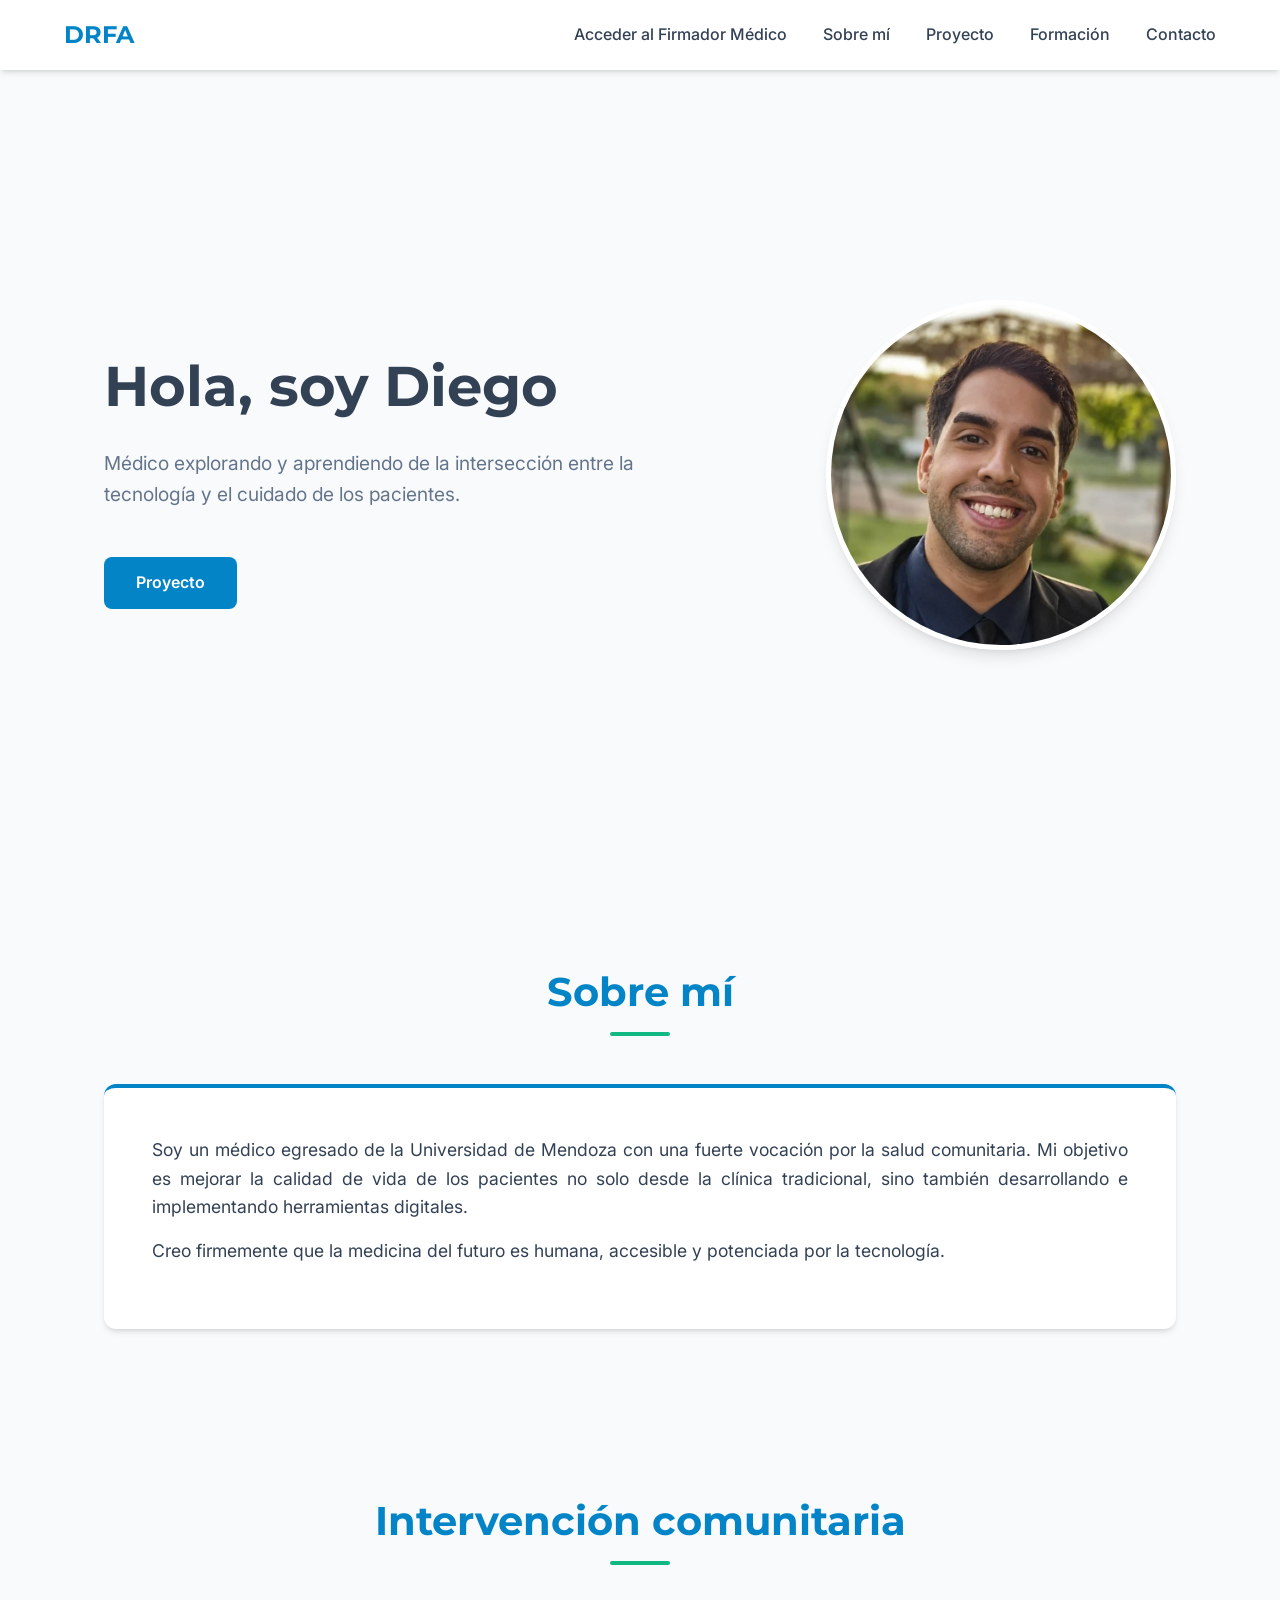
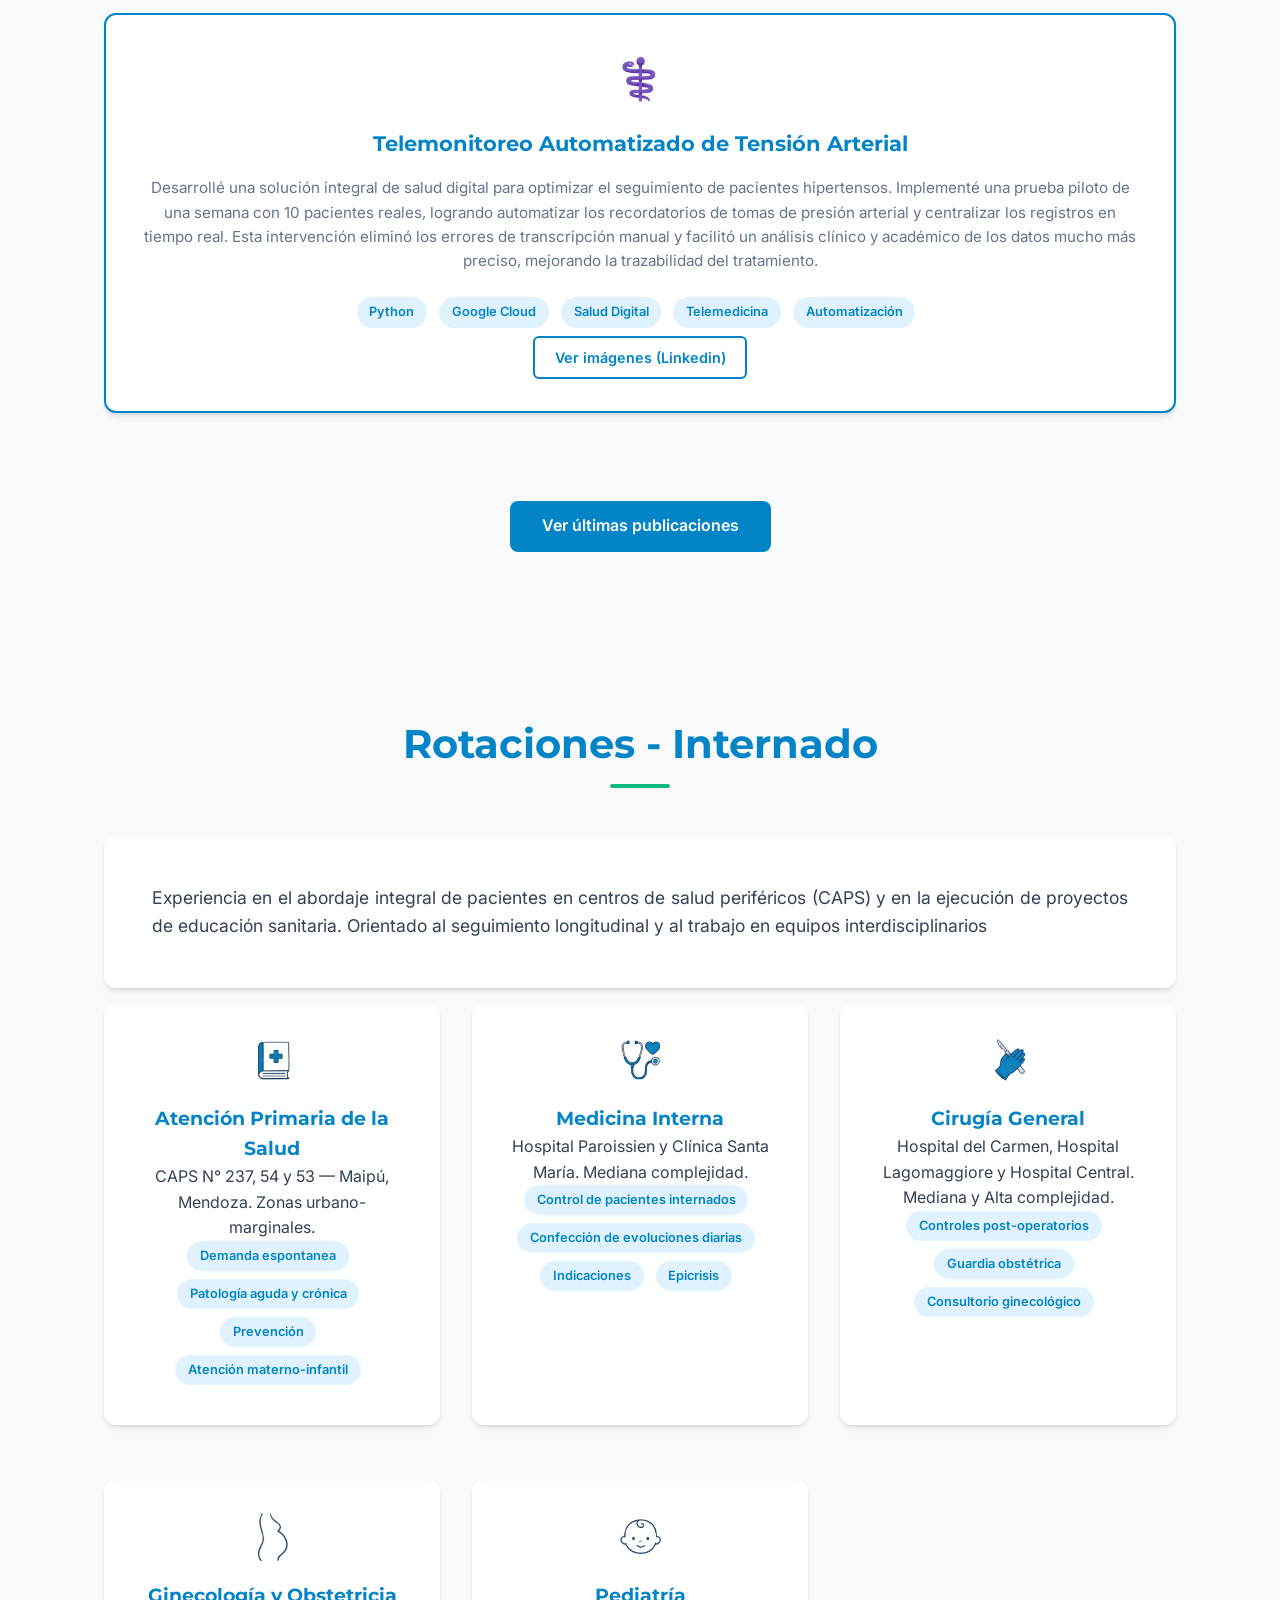
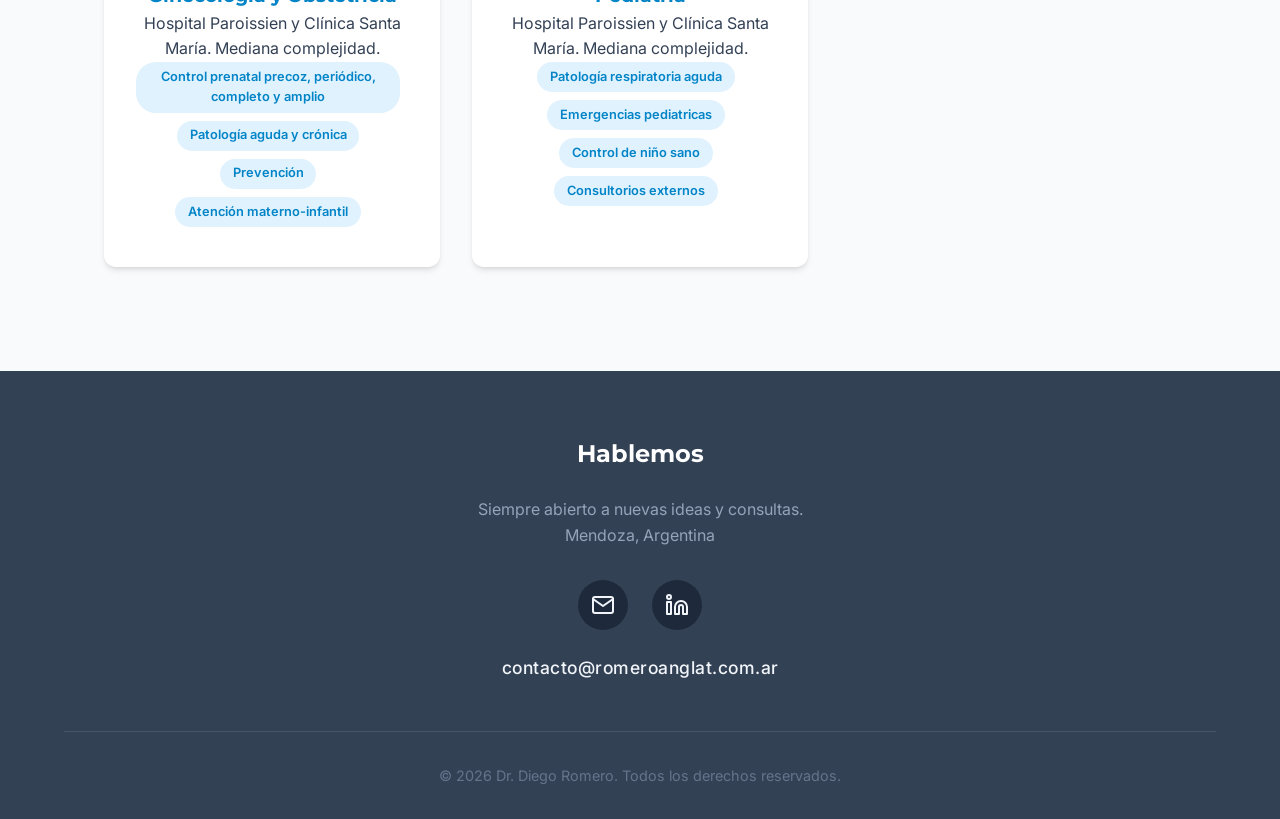
<file: index.html>
<!DOCTYPE html>
<html lang="es">
<head>
    <meta charset="UTF-8">
    <meta name="viewport" content="width=device-width, initial-scale=1.0">
    <title>Med.Romero Diego</title>
	<meta name="description" content="Sitio web y publicaciones del Dr. Diego Romero, médico en Mendoza enfocado en salud comunitaria, atención primaria y herramientas digitales.">
	<meta name="keywords" content="médico, Mendoza, salud pública, telemedicina, doctor, Diego Romero">
	<meta property="og:title" content="Med. Diego Romero | Salud y Tecnología">
	<meta property="og:description" content="Médico explorando la intersección entre la tecnología y el cuidado de los pacientes.">
	<meta property="og:image" content="https://romeroanglat.com.ar/img/principal.webp">
	<meta property="og:url" content="https://romeroanglat.com.ar/">
	<meta property="og:type" content="website">
	<link rel="icon" href="img/favicon.png"
    <link rel="preconnect" href="https://fonts.googleapis.com">
    <link rel="preconnect" href="https://fonts.gstatic.com" crossorigin>
    <link href="https://fonts.googleapis.com/css2?family=Montserrat:wght@600;700&family=Inter:wght@400;500;600&display=swap" rel="stylesheet">
	<link rel="stylesheet" href="styles/style.css" />
</head>
<body>

    <nav>
        <a href="#inicio" class="logo">DRFA</a>
		<div class="hamburger">
            <span class="bar"></span>
            <span class="bar"></span>
            <span class="bar"></span>
        </div>
        <div class="nav-links">
			<a href="firmador" class="btn-firmador">Acceder al Firmador Médico</a>
            <a href="#sobre-mi">Sobre mí</a>
            <a href="#proyectos">Proyecto</a>
			<a href="#formación">Formación</a>
            <a href="#contacto">Contacto</a>
        </div>
    </nav>

	<section id="inicio">
        <div class="hero-container">
            <div class="hero-text">
                <h1>Hola, soy <span>Diego</span></h1>
                <p class="subtitle">Médico explorando y aprendiendo de la intersección entre la tecnología y el cuidado de los pacientes.</p>
                <a href="#proyectos" class="btn">Proyecto</a>
            </div>
            
            <div class="hero-image">
                <img src="img/principal.webp" alt="Foto del Dr. Diego">
            </div>
        </div>
    </section>

    <section id="sobre-mi">
        <h2 class="section-title">Sobre mí</h2>
        <div class="about-content">
            <p>Soy un médico egresado de la Universidad de Mendoza con una fuerte vocación por la salud comunitaria. Mi objetivo es mejorar la calidad de vida de los pacientes no solo desde la clínica tradicional, sino también desarrollando e implementando herramientas digitales.</p>
            <p>Creo firmemente que la medicina del futuro es humana, accesible y potenciada por la tecnología.</p>
        </div>
    </section>
	
	    <section id="proyectos">
        <h2 class="section-title">Intervención comunitaria</h2>
        <div class="projects-grid">
            
            <div class="card highlight">
                <div class="card-icon">⚕️</div>
                <h3>Telemonitoreo Automatizado de Tensión Arterial</h3>
                <p>Desarrollé una solución integral de salud digital para optimizar el seguimiento de pacientes hipertensos. Implementé una prueba piloto de una semana con 10 pacientes reales, logrando automatizar los recordatorios de tomas de presión arterial y centralizar los registros en tiempo real. Esta intervención eliminó los errores de transcripción manual y facilitó un análisis clínico y académico de los datos mucho más preciso, mejorando la trazabilidad del tratamiento.</p>
                <div>
                    <span class="tag">Python</span>
                    <span class="tag">Google Cloud</span>
					<span class="tag">Salud Digital</span>
					<span class="tag">Telemedicina</span>
					<span class="tag">Automatización</span>
                </div>
				<div>
                    <a href="https://www.linkedin.com/in/romeroanglat/" class="btn-outline" target="_blank" rel="noopener noreferrer">Ver imágenes (Linkedin)</a>
                </div>
            </div>
        </div>
		<div style="text-align: center; margin-top: 3rem;">
            <a href="publicaciones" class="btn">Ver últimas publicaciones</a>
        </div>
    </section>

    <section id="formación">
      <h2 class="section-title">Rotaciones - Internado</h2>
							<div class="formacion-content">
								<p> Experiencia en el abordaje integral
de pacientes en centros de salud periféricos (CAPS) y en la ejecución de proyectos de educación sanitaria. Orientado al
seguimiento longitudinal y al trabajo en equipos interdisciplinarios</p>
							</div>
        <div class="projects-grid">
            
			<div class="card-estatica">
				 <img src="img/fami.png" alt="Icono Fami">
                <h3>Atención Primaria de la Salud</h3>
                <p>CAPS N° 237, 54 y 53 — Maipú, Mendoza. Zonas urbano-marginales.</p>
                <div>
                    <span class="tag">Demanda espontanea</span>
                    <span class="tag">Patología aguda y crónica</span>
                    <span class="tag">Prevención</span>
					<span class="tag">Atención materno-infantil</span>
                </div>
            </div>

			<div class="card-estatica">
				 <img src="img/mi.png" alt="Icono MI">
                <h3>Medicina Interna</h3>
                <p>Hospital Paroissien y Clínica Santa María. Mediana complejidad.</p>
                <div>
                    <span class="tag">Control de pacientes internados</span>
                    <span class="tag">Confección de evoluciones diarias</span>
                    <span class="tag">Indicaciones</span>
					<span class="tag">Epicrisis</span>
                </div>
            </div>

			<div class="card-estatica">
				 <img src="img/cx.png" alt="Icono Cx">
                <h3>Cirugía General</h3>
                <p>Hospital del Carmen, Hospital Lagomaggiore y Hospital Central. Mediana y Alta complejidad.</p>
                <div>
                    <span class="tag">Controles post-operatorios</span>
                    <span class="tag">Guardia obstétrica</span>
                    <span class="tag">Consultorio ginecológico</span>
                </div>
            </div>
			
				<div class="card-estatica">
				 <img src="img/gyo.png" alt="Icono GyO">
                <h3>Ginecología y Obstetricia</h3>
                <p>Hospital Paroissien y Clínica Santa María. Mediana complejidad.</p>
                <div>
                    <span class="tag">Control prenatal precoz, periódico, completo y amplio</span>
                    <span class="tag">Patología aguda y crónica</span>
                    <span class="tag">Prevención</span>
					<span class="tag">Atención materno-infantil</span>
                </div>
            </div>
			
			<div class="card-estatica">
				 <img src="img/pediatria.png" alt="Icono Pediatría">
                <h3>Pediatría</h3>
                <p>Hospital Paroissien y Clínica Santa María. Mediana complejidad.</p>
                <div>
                    <span class="tag">Patología respiratoria aguda</span>
                    <span class="tag">Emergencias pediatricas</span>
                    <span class="tag">Control de niño sano</span>
					<span class="tag">Consultorios externos</span>
                </div>
            </div>

        </div>
    </section>

	<footer id="contacto">
        <div class="contact-container" style="text-align: center;">
            <h2>Hablemos</h2>
            <p style="margin-bottom: 2rem; color: #94a3b8;">Siempre abierto a nuevas ideas y consultas. <br> Mendoza, Argentina</p>
            
            <!-- Contenedor de los logos -->
            <div class="social-links">
                <!-- Logo de Email -->
                <a href="mailto:contacto@romeroanglat.com.ar" aria-label="Enviar correo" class="social-icon">
                    <svg xmlns="http://www.w3.org/2000/svg" width="24" height="24" viewBox="0 0 24 24" fill="none" stroke="currentColor" stroke-width="2" stroke-linecap="round" stroke-linejoin="round">
                        <path d="M4 4h16c1.1 0 2 .9 2 2v12c0 1.1-.9 2-2 2H4c-1.1 0-2-.9-2-2V6c0-1.1.9-2 2-2z"></path>
                        <polyline points="22,6 12,13 2,6"></polyline>
                    </svg>
                </a>
                
                <!-- Logo de LinkedIn -->
                <a href="https://www.linkedin.com/in/romeroanglat/" target="_blank" rel="noopener noreferrer" aria-label="LinkedIn" class="social-icon">
                    <svg xmlns="http://www.w3.org/2000/svg" width="24" height="24" viewBox="0 0 24 24" fill="none" stroke="currentColor" stroke-width="2" stroke-linecap="round" stroke-linejoin="round">
                        <path d="M16 8a6 6 0 0 1 6 6v7h-4v-7a2 2 0 0 0-2-2 2 2 0 0 0-2 2v7h-4v-7a6 6 0 0 1 6-6z"></path>
                        <rect x="2" y="9" width="4" height="12"></rect>
                        <circle cx="4" cy="4" r="2"></circle>
                    </svg>
                </a>
            </div>

            <!-- Tu correo escrito debajo -->
            <div class="email-text">
                <a href="mailto:contacto@romeroanglat.com.ar">contacto@romeroanglat.com.ar</a>
            </div>
        </div>
        
        <div class="copyright">
            <p>&copy; 2026 Dr. Diego Romero. Todos los derechos reservados.</p>
        </div>
    </footer>
	<script src="script.js"></script>
</body>
</html>
</file>
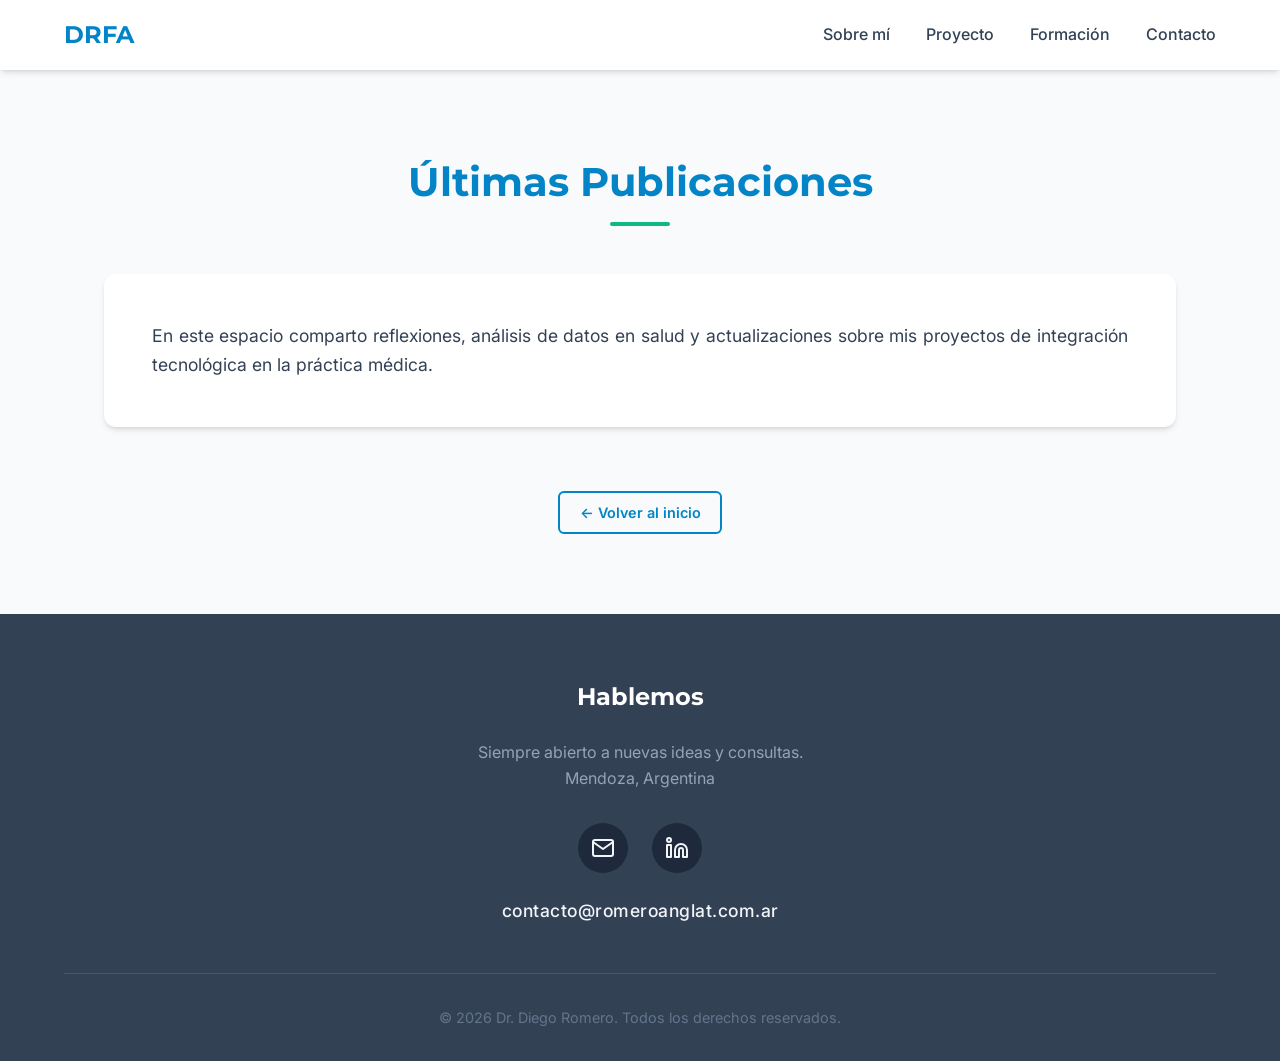
<file: publicaciones.html>
<!DOCTYPE html>

<html lang="es">
<head>
<meta charset="utf-8"/>
<meta content="width=device-width, initial-scale=1.0" name="viewport"/>
<title>Publicaciones - Med. Romero Diego</title>
<meta content="Publicaciones del Dr. Diego Romero, médico en Mendoza." name="description"/>
<meta content="médico, Mendoza, salud pública, telemedicina, doctor, Diego Romero, novedades, actualizaciones, publicaciones" name="keywords"/>
<meta content="Med. Diego Romero | Salud y Tecnología" property="og:title"/>
<meta content="Médico explorando la intersección entre la tecnología y el cuidado de los pacientes." property="og:description"/>
<meta content="https://romeroanglat.com.ar/img/principal.webp" property="og:image"/>
<meta content="https://romeroanglat.com.ar/" property="og:url"/>
<meta content="website" property="og:type"/>
<link rel="icon" href="img/favicon.png"
<link href="https://fonts.googleapis.com" rel="preconnect"/>
<link crossorigin="" href="https://fonts.gstatic.com" rel="preconnect"/>
<link href="https://fonts.googleapis.com/css2?family=Montserrat:wght@600;700&amp;family=Inter:wght@400;500;600&amp;display=swap" rel="stylesheet"/>
<link href="styles/style.css" rel="stylesheet"/>
</head>
<body>
<nav>
<a class="logo" href="/">DRFA</a>
<div class="hamburger">
<span class="bar"></span>
<span class="bar"></span>
<span class="bar"></span>
</div>
<div class="nav-links">
<a href="/#sobre-mi">Sobre mí</a>
<a href="/#proyectos">Proyecto</a>
<a href="/#formación">Formación</a>
<a href="#contacto">Contacto</a>
</div>
</nav>
<section id="publicaciones">
<h2 class="section-title">Últimas Publicaciones</h2>
<div class="formacion-content" style="margin-bottom: 3rem;">
<p>En este espacio comparto reflexiones, análisis de datos en salud y actualizaciones sobre mis proyectos de integración tecnológica en la práctica médica.</p>
</div>
<div style="text-align: center; margin-top: 4rem;">
<a class="btn-outline" href="/">← Volver al inicio</a>
</div>
</section>
<footer id="contacto">
<div class="contact-container" style="text-align: center;">
<h2>Hablemos</h2>
<p style="margin-bottom: 2rem; color: #94a3b8;">Siempre abierto a nuevas ideas y consultas. <br/> Mendoza, Argentina</p>
<!-- Contenedor de los logos -->
<div class="social-links">
<!-- Logo de Email -->
<a aria-label="Enviar correo" class="social-icon" href="mailto:contacto@romeroanglat.com.ar">
<svg fill="none" height="24" stroke="currentColor" stroke-linecap="round" stroke-linejoin="round" stroke-width="2" viewbox="0 0 24 24" width="24" xmlns="http://www.w3.org/2000/svg">
<path d="M4 4h16c1.1 0 2 .9 2 2v12c0 1.1-.9 2-2 2H4c-1.1 0-2-.9-2-2V6c0-1.1.9-2 2-2z"></path>
<polyline points="22,6 12,13 2,6"></polyline>
</svg>
</a>
<!-- Logo de LinkedIn -->
<a aria-label="LinkedIn" class="social-icon" href="https://www.linkedin.com/in/romeroanglat/" rel="noopener noreferrer" target="_blank">
<svg fill="none" height="24" stroke="currentColor" stroke-linecap="round" stroke-linejoin="round" stroke-width="2" viewbox="0 0 24 24" width="24" xmlns="http://www.w3.org/2000/svg">
<path d="M16 8a6 6 0 0 1 6 6v7h-4v-7a2 2 0 0 0-2-2 2 2 0 0 0-2 2v7h-4v-7a6 6 0 0 1 6-6z"></path>
<rect height="12" width="4" x="2" y="9"></rect>
<circle cx="4" cy="4" r="2"></circle>
</svg>
</a>
</div>
<!-- Tu correo escrito debajo -->
<div class="email-text">
<a href="mailto:contacto@romeroanglat.com.ar">contacto@romeroanglat.com.ar</a>
</div>
</div>
<div class="copyright">
<p>© 2026 Dr. Diego Romero. Todos los derechos reservados.</p>
</div>
</footer>
<script src="script.js"></script>
</body>
</html>
</file>
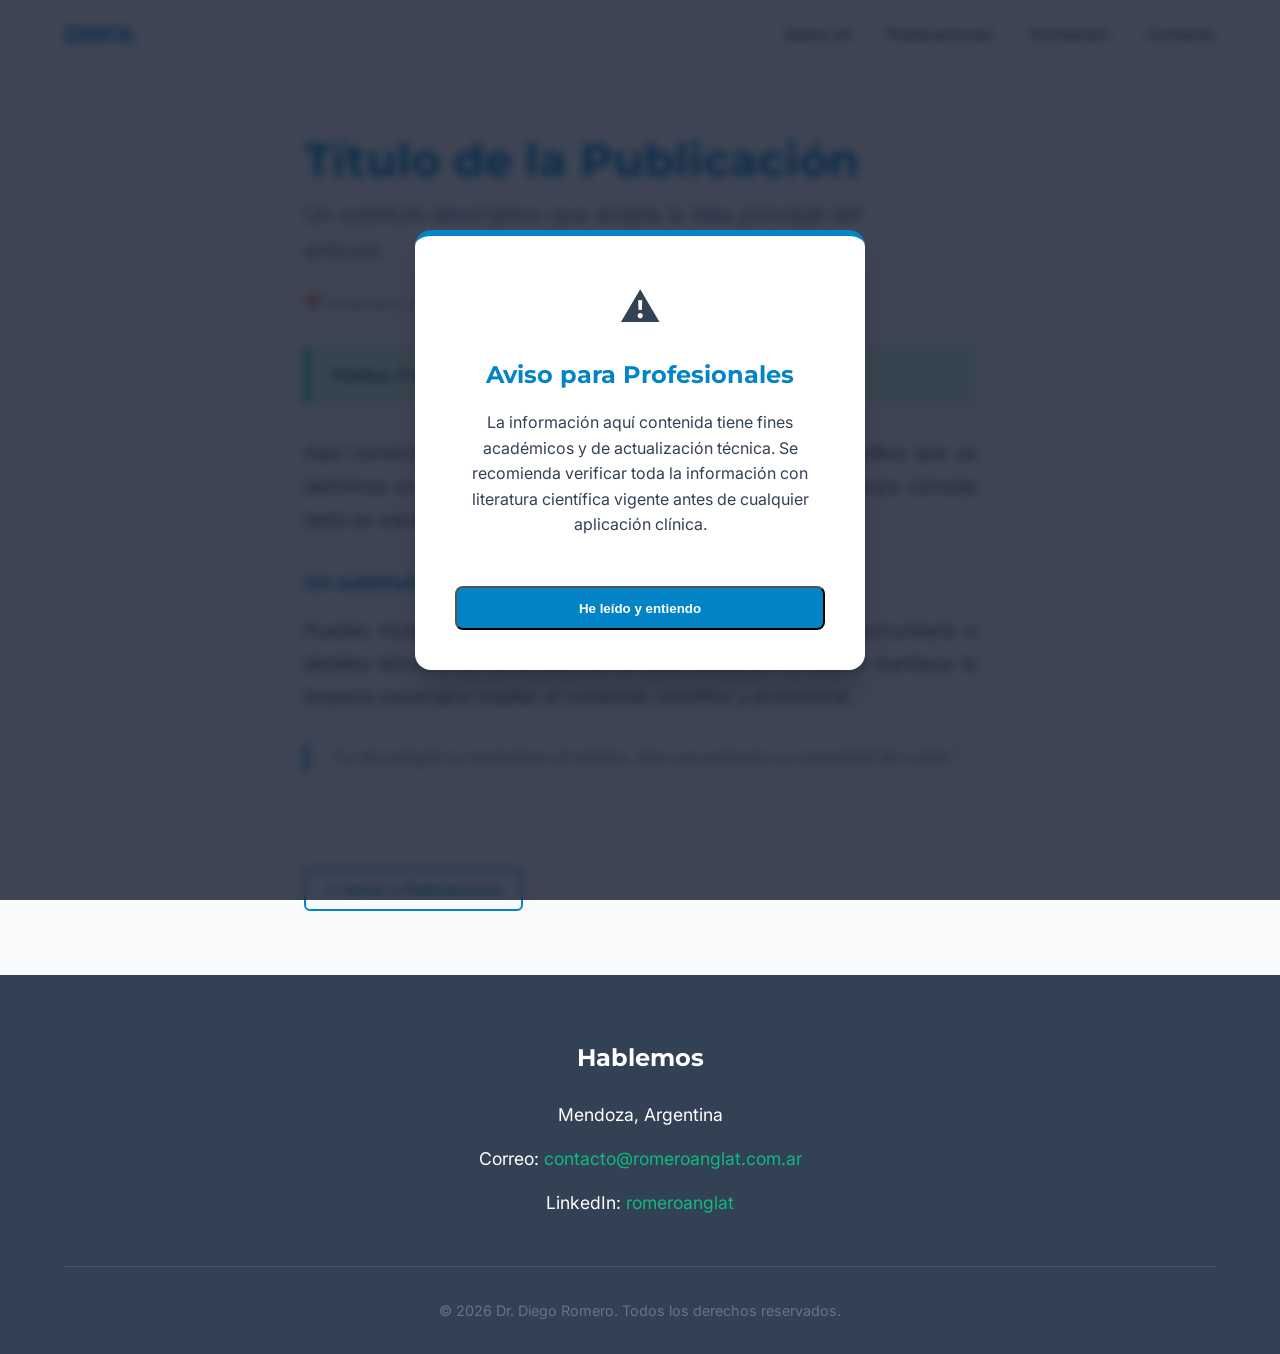
<file: entradas/entrada1.html>
<!DOCTYPE html>
<html lang="es">
<head>
    <meta charset="UTF-8">
    <meta name="viewport" content="width=device-width, initial-scale=1.0">
    <title>Título de la Publicación - Med. Romero Diego</title>
    <link rel="icon" href="data:image/svg+xml,<svg xmlns=%22http://www.w3.org/2000/svg%22 viewBox=%220 0 100 100%22><text y=%22.9em%22 font-size=%2290%22>⚕️</text></svg>">
    <link rel="preconnect" href="https://fonts.googleapis.com">
    <link rel="preconnect" href="https://fonts.gstatic.com" crossorigin>
    <link href="https://fonts.googleapis.com/css2?family=Montserrat:wght@600;700&family=Inter:wght@400;500;600&display=swap" rel="stylesheet">
    <link rel="stylesheet" href="../styles/style.css" />
    <style>
        .post-container {
            max-width: 800px;
            margin: 0 auto;
            padding: 4rem 5%;
        }
        .post-meta {
            color: var(--text-muted);
            font-size: 0.9rem;
            margin-bottom: 2rem;
            display: flex;
            gap: 20px;
        }
        .audience-badge {
            background-color: #d1fae5; /* Verde muy claro */
            border-left: 5px solid var(--accent-green);
            padding: 1rem 1.5rem;
            margin: 2rem 0;
            border-radius: 4px;
            color: #065f46; /* Verde oscuro para contraste */
            font-weight: 600;
        }
        .audience-badge span {
            font-weight: 400;
            color: var(--text-main);
        }
        .post-content p {
            margin-bottom: 1.5rem;
            font-size: 1.15rem;
            line-height: 1.8;
            text-align: justify;
        }
		/* Estilos del Modal */
		.modal-overlay {
			display: none; /* Oculto por defecto */
			position: fixed;
			top: 0;
			left: 0;
			width: 100%;
			height: 100%;
			background: rgba(15, 23, 42, 0.8); /* Fondo oscuro semitransparente */
			backdrop-filter: blur(4px);
			z-index: 1000;
			justify-content: center;
			align-items: center;
		}

		.modal-content {
			background: white;
			padding: 2.5rem;
			border-radius: 16px;
			max-width: 450px;
			width: 90%;
			text-align: center;
			box-shadow: 0 20px 25px -5px rgba(0, 0, 0, 0.2);
			border-top: 6px solid var(--primary-blue);
			animation: slideUp 0.4s ease-out;
		}

		@keyframes slideUp {
			from { transform: translateY(20px); opacity: 0; }
			to { transform: translateY(0); opacity: 1; }
		}

		.modal-content h3 {
			margin-bottom: 1rem;
			font-size: 1.5rem;
		}

		.modal-content p {
			color: var(--text-main);
			margin-bottom: 2rem;
			line-height: 1.6;
		}

		.modal-content .btn {
			width: 100%;
			cursor: pointer;
		}
    </style>
</head>
<body>

    <nav>
        <a href="../index.html#inicio" class="logo">DRFA</a>
        <div class="hamburger">
            <span class="bar"></span>
            <span class="bar"></span>
            <span class="bar"></span>
        </div>
        <div class="nav-links">
            <a href="../index.html#sobre-mi">Sobre mí</a>
            <a href="../publicaciones.html">Publicaciones</a>
            <a href="../index.html#formación">Formación</a>
            <a href="#contacto">Contacto</a>
        </div>
    </nav>

    <article class="post-container">
        <header>
            <h1 style="font-size: 2.8rem; margin-bottom: 0.5rem; line-height: 1.2;">Título de la Publicación</h1>
            <p class="subtitle" style="font-size: 1.4rem; margin-bottom: 1.5rem;">Un subtítulo descriptivo que amplía la idea principal del artículo.</p>
            
            <div class="post-meta">
                <span>📅 29 de Abril, 2026</span>
                <span>✍️ Por Dr. Diego Romero</span>
            </div>
        </header>

			<div class="audience-badge" id="badge-publico" data-tipo="profesionales">
				Público: <span>Profesionales de la Salud</span>
			</div>

			<div id="modal-descargo" class="modal-overlay">
				<div class="modal-content">
					<div id="modal-icon" class="card-icon">⚠️</div>
					<h3 id="modal-titulo">Aviso Importante</h3>
					<p id="modal-texto"></p>
					<button onclick="cerrarModal()" class="btn">He leído y entiendo</button>
				</div>
			</div>

        <div class="post-content">
            <p>Aquí comienza el cuerpo de tu publicación. Puedes usar los estilos que ya definimos en el CSS global. La tipografía <strong>Inter</strong> asegura una lectura cómoda tanto en escritorio como en dispositivos móviles.</p>
            
            <h3 style="margin: 2rem 0 1rem; color: var(--primary-blue);">Un subtítulo intermedio</h3>
            <p>Puedes incluir análisis de datos, reflexiones sobre medicina comunitaria o detalles técnicos de tus proyectos de automatización. El diseño mantiene la limpieza visual para resaltar el contenido científico y profesional.</p>
            
            <blockquote style="border-left: 4px solid var(--primary-blue); padding-left: 1.5rem; font-style: italic; margin: 2rem 0; color: var(--text-muted);">
                "La tecnología no reemplaza al médico, sino que potencia su capacidad de cuidar."
            </blockquote>
        </div>

        <div style="margin-top: 4rem; padding-top: 2rem; border-top: 1px solid #e2e8f0;">
            <a href="../publicaciones.html" class="btn-outline">← Volver a Publicaciones</a>
        </div>
    </article>

    <footer id="contacto">
        <div class="contact-container">
            <h2>Hablemos</h2>
            <div class="contact-info">
                <p>Mendoza, Argentina</p>
                <p>Correo: <a href="mailto:contacto@romeroanglat.com.ar">contacto@romeroanglat.com.ar</a></p>
                <p>LinkedIn: <a href="https://www.linkedin.com/in/romeroanglat/">romeroanglat</a></p>
            </div>
        </div>
        <div class="copyright">
            <p>&copy; 2026 Dr. Diego Romero. Todos los derechos reservados.</p>
        </div>
    </footer>

    <script src="../script.js"></script>
	<script>
document.addEventListener("DOMContentLoaded", function() {
    const badge = document.getElementById('badge-publico');
    const tipo = badge.getAttribute('data-tipo');
    const modal = document.getElementById('modal-descargo');
    const texto = document.getElementById('modal-texto');
    const titulo = document.getElementById('modal-titulo');

    if (tipo === 'profesionales') {
        titulo.innerText = "Aviso para Profesionales";
        texto.innerText = "La información aquí contenida tiene fines académicos y de actualización técnica. Se recomienda verificar toda la información con literatura científica vigente antes de cualquier aplicación clínica.";
        modal.style.display = 'flex';
    } 
    else if (tipo === 'general') {
        titulo.innerText = "Información General";
        texto.innerText = "Esta publicación es meramente informativa y no sustituye la consulta médica profesional. Ante cualquier duda, síntoma o decisión sobre su salud, consulte siempre a su médico de cabecera.";
        // Cambiamos el color de borde a verde para público general
        document.querySelector('.modal-content').style.borderTopColor = 'var(--accent-green)';
        modal.style.display = 'flex';
    }
});

function cerrarModal() {
    document.getElementById('modal-descargo').style.display = 'none';
}
</script>
</body>
</html>
</file>
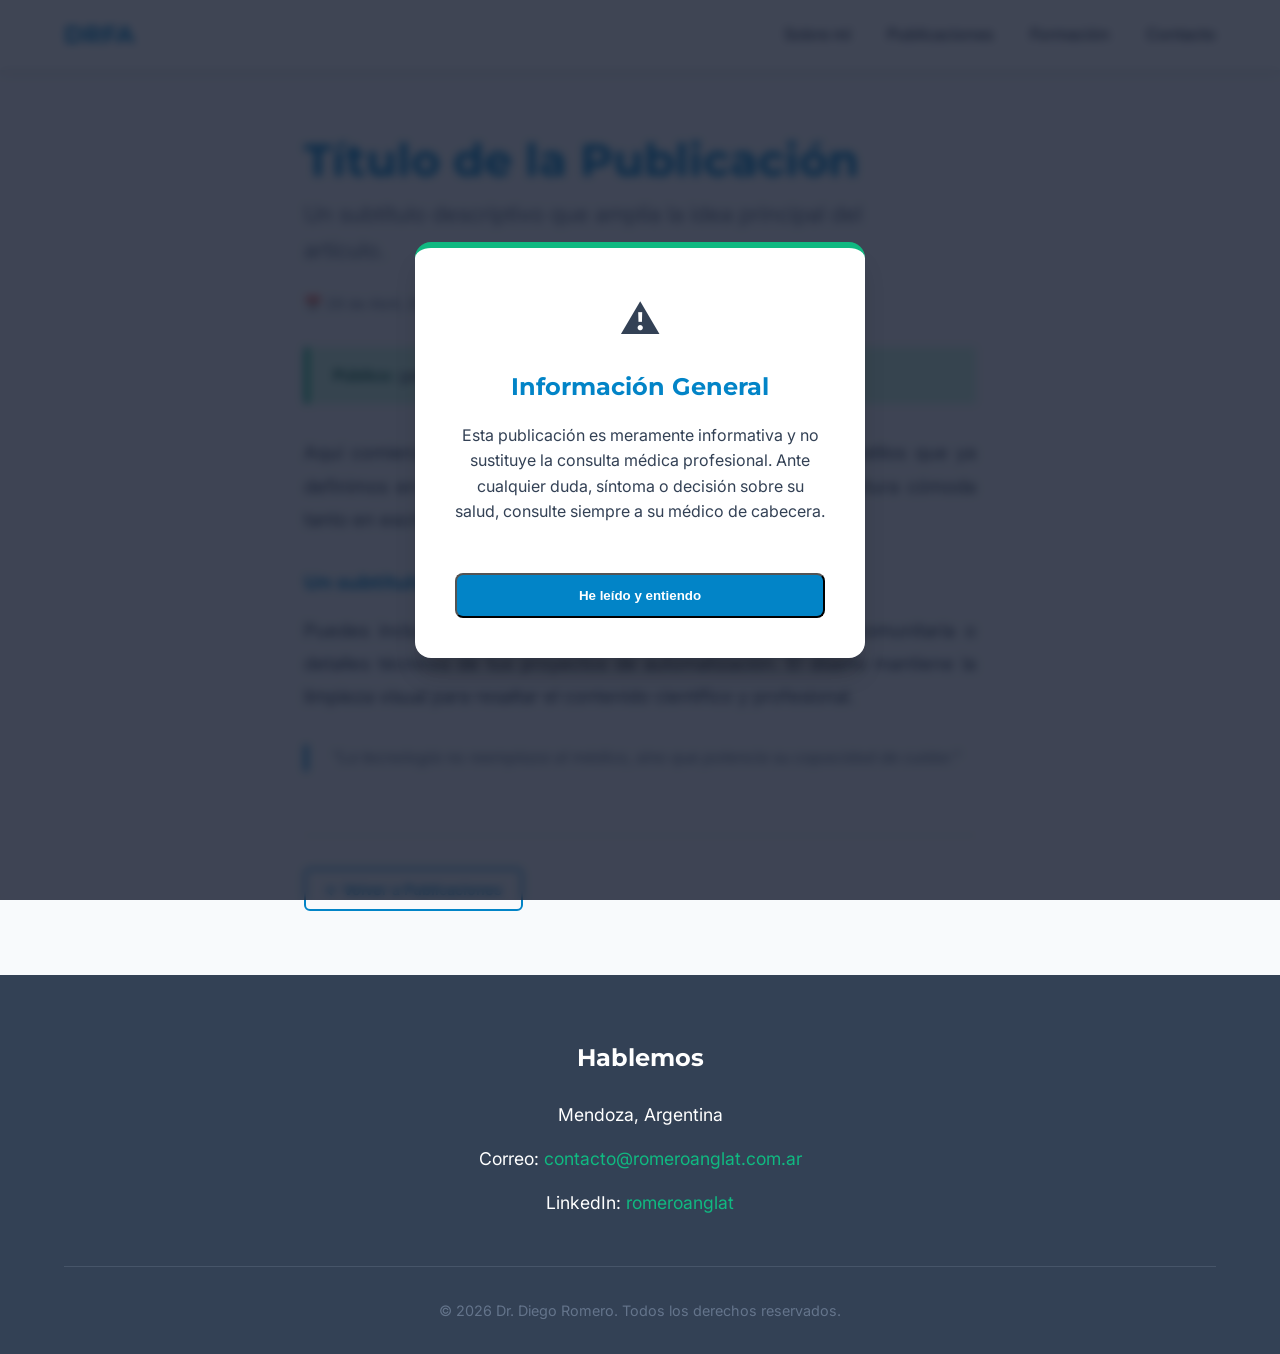
<file: entradas/entrada2.html>
<!DOCTYPE html>
<html lang="es">
<head>
    <meta charset="UTF-8">
    <meta name="viewport" content="width=device-width, initial-scale=1.0">
    <title>Título de la Publicación - Med. Romero Diego</title>
    <link rel="icon" href="data:image/svg+xml,<svg xmlns=%22http://www.w3.org/2000/svg%22 viewBox=%220 0 100 100%22><text y=%22.9em%22 font-size=%2290%22>⚕️</text></svg>">
    <link rel="preconnect" href="https://fonts.googleapis.com">
    <link rel="preconnect" href="https://fonts.gstatic.com" crossorigin>
    <link href="https://fonts.googleapis.com/css2?family=Montserrat:wght@600;700&family=Inter:wght@400;500;600&display=swap" rel="stylesheet">
    <link rel="stylesheet" href="../styles/style.css" />
    <style>
        .post-container {
            max-width: 800px;
            margin: 0 auto;
            padding: 4rem 5%;
        }
        .post-meta {
            color: var(--text-muted);
            font-size: 0.9rem;
            margin-bottom: 2rem;
            display: flex;
            gap: 20px;
        }
        .audience-badge {
            background-color: #d1fae5; /* Verde muy claro */
            border-left: 5px solid var(--accent-green);
            padding: 1rem 1.5rem;
            margin: 2rem 0;
            border-radius: 4px;
            color: #065f46; /* Verde oscuro para contraste */
            font-weight: 600;
        }
        .audience-badge span {
            font-weight: 400;
            color: var(--text-main);
        }
        .post-content p {
            margin-bottom: 1.5rem;
            font-size: 1.15rem;
            line-height: 1.8;
            text-align: justify;
        }
		/* Estilos del Modal */
		.modal-overlay {
			display: none; /* Oculto por defecto */
			position: fixed;
			top: 0;
			left: 0;
			width: 100%;
			height: 100%;
			background: rgba(15, 23, 42, 0.8); /* Fondo oscuro semitransparente */
			backdrop-filter: blur(4px);
			z-index: 1000;
			justify-content: center;
			align-items: center;
		}

		.modal-content {
			background: white;
			padding: 2.5rem;
			border-radius: 16px;
			max-width: 450px;
			width: 90%;
			text-align: center;
			box-shadow: 0 20px 25px -5px rgba(0, 0, 0, 0.2);
			border-top: 6px solid var(--primary-blue);
			animation: slideUp 0.4s ease-out;
		}

		@keyframes slideUp {
			from { transform: translateY(20px); opacity: 0; }
			to { transform: translateY(0); opacity: 1; }
		}

		.modal-content h3 {
			margin-bottom: 1rem;
			font-size: 1.5rem;
		}

		.modal-content p {
			color: var(--text-main);
			margin-bottom: 2rem;
			line-height: 1.6;
		}

		.modal-content .btn {
			width: 100%;
			cursor: pointer;
		}
    </style>
</head>
<body>

    <nav>
        <a href="../index.html#inicio" class="logo">DRFA</a>
        <div class="hamburger">
            <span class="bar"></span>
            <span class="bar"></span>
            <span class="bar"></span>
        </div>
        <div class="nav-links">
            <a href="../index.html#sobre-mi">Sobre mí</a>
            <a href="../publicaciones.html">Publicaciones</a>
            <a href="../index.html#formación">Formación</a>
            <a href="#contacto">Contacto</a>
        </div>
    </nav>

    <article class="post-container">
        <header>
            <h1 style="font-size: 2.8rem; margin-bottom: 0.5rem; line-height: 1.2;">Título de la Publicación</h1>
            <p class="subtitle" style="font-size: 1.4rem; margin-bottom: 1.5rem;">Un subtítulo descriptivo que amplía la idea principal del artículo.</p>
            
            <div class="post-meta">
                <span>📅 29 de Abril, 2026</span>
                <span>✍️ Por Dr. Diego Romero</span>
            </div>
        </header>

			<div class="audience-badge" id="badge-publico" data-tipo="general">
				Público: <span>general</span>
			</div>

			<div id="modal-descargo" class="modal-overlay">
				<div class="modal-content">
					<div id="modal-icon" class="card-icon">⚠️</div>
					<h3 id="modal-titulo">Aviso Importante</h3>
					<p id="modal-texto"></p>
					<button onclick="cerrarModal()" class="btn">He leído y entiendo</button>
				</div>
			</div>

        <div class="post-content">
            <p>Aquí comienza el cuerpo de tu publicación. Puedes usar los estilos que ya definimos en el CSS global. La tipografía <strong>Inter</strong> asegura una lectura cómoda tanto en escritorio como en dispositivos móviles.</p>
            
            <h3 style="margin: 2rem 0 1rem; color: var(--primary-blue);">Un subtítulo intermedio</h3>
            <p>Puedes incluir análisis de datos, reflexiones sobre medicina comunitaria o detalles técnicos de tus proyectos de automatización. El diseño mantiene la limpieza visual para resaltar el contenido científico y profesional.</p>
            
            <blockquote style="border-left: 4px solid var(--primary-blue); padding-left: 1.5rem; font-style: italic; margin: 2rem 0; color: var(--text-muted);">
                "La tecnología no reemplaza al médico, sino que potencia su capacidad de cuidar."
            </blockquote>
        </div>

        <div style="margin-top: 4rem; padding-top: 2rem; border-top: 1px solid #e2e8f0;">
            <a href="../publicaciones.html" class="btn-outline">← Volver a Publicaciones</a>
        </div>
    </article>

    <footer id="contacto">
        <div class="contact-container">
            <h2>Hablemos</h2>
            <div class="contact-info">
                <p>Mendoza, Argentina</p>
                <p>Correo: <a href="mailto:contacto@romeroanglat.com.ar">contacto@romeroanglat.com.ar</a></p>
                <p>LinkedIn: <a href="https://www.linkedin.com/in/romeroanglat/">romeroanglat</a></p>
            </div>
        </div>
        <div class="copyright">
            <p>&copy; 2026 Dr. Diego Romero. Todos los derechos reservados.</p>
        </div>
    </footer>

    <script src="../script.js"></script>
	<script>
document.addEventListener("DOMContentLoaded", function() {
    const badge = document.getElementById('badge-publico');
    const tipo = badge.getAttribute('data-tipo');
    const modal = document.getElementById('modal-descargo');
    const texto = document.getElementById('modal-texto');
    const titulo = document.getElementById('modal-titulo');

    if (tipo === 'profesionales') {
        titulo.innerText = "Aviso para Profesionales";
        texto.innerText = "La información aquí contenida tiene fines académicos y de actualización técnica. Se recomienda verificar toda la información con literatura científica vigente antes de cualquier aplicación clínica.";
        modal.style.display = 'flex';
    } 
    else if (tipo === 'general') {
        titulo.innerText = "Información General";
        texto.innerText = "Esta publicación es meramente informativa y no sustituye la consulta médica profesional. Ante cualquier duda, síntoma o decisión sobre su salud, consulte siempre a su médico de cabecera.";
        // Cambiamos el color de borde a verde para público general
        document.querySelector('.modal-content').style.borderTopColor = 'var(--accent-green)';
        modal.style.display = 'flex';
    }
});

function cerrarModal() {
    document.getElementById('modal-descargo').style.display = 'none';
}
</script>
</body>
</html>
</file>
<file: styles/style.css>
/* Variables de color y diseño */
        :root {
            --bg-light: #f8fafc;
            --text-main: #334155;
            --text-muted: #64748b;
            --primary-blue: #0284c7; /* Azul moderno */
            --accent-green: #10b981; /* Verde salud */
            --card-bg: #ffffff;
            --shadow: 0 4px 6px -1px rgb(0 0 0 / 0.1), 0 2px 4px -2px rgb(0 0 0 / 0.1);
            --shadow-hover: 0 10px 15px -3px rgb(0 0 0 / 0.1), 0 4px 6px -4px rgb(0 0 0 / 0.1);
        }

        /* Estilos Base */
        * {
            margin: 0;
            padding: 0;
            box-sizing: border-box;
        }

        body {
            font-family: 'Inter', sans-serif;
            background-color: var(--bg-light);
            color: var(--text-main);
            line-height: 1.6;
            scroll-behavior: smooth;
        }

        h1, h2, h3 {
            font-family: 'Montserrat', sans-serif;
            color: var(--primary-blue);
        }

        /* Navegación */
        nav {
            background-color: var(--card-bg);
            padding: 1rem 5%;
            box-shadow: var(--shadow);
            position: sticky;
            top: 0;
            z-index: 100;
            display: flex;
            justify-content: space-between;
            align-items: center;
        }

        .logo {
            font-family: 'Montserrat', sans-serif;
            font-weight: 700;
            font-size: 1.5rem;
            color: var(--primary-blue);
            text-decoration: none;
        }

        .nav-links a {
            margin-left: 2rem;
            text-decoration: none;
            color: var(--text-main);
            font-weight: 500;
            transition: color 0.3s ease;
        }

        .nav-links a:hover {
            color: var(--accent-green);
        }

        /* Secciones Generales */
        section {
            padding: 5rem 5%;
            max-width: 1200px;
            margin: 0 auto;
        }

        .section-title {
            text-align: center;
            font-size: 2.5rem;
            margin-bottom: 3rem;
            position: relative;
        }

        .section-title::after {
            content: '';
            display: block;
            width: 60px;
            height: 4px;
            background-color: var(--accent-green);
            margin: 0.5rem auto 0;
            border-radius: 2px;
        }

        /* Sección Hero / Inicio */
/* --- NUEVOS ESTILOS PARA LA SECCIÓN INICIO CON FOTO --- */

        #inicio {
            min-height: 90vh; /* Un poco más alto para acomodar la foto */
            display: flex;
            align-items: center; /* Centrado vertical */
            justify-content: center;
        }

        .hero-container {
            display: flex;
            align-items: center;
            justify-content: space-between; /* Texto a un lado, foto al otro */
            gap: 4rem; /* Espacio entre texto y foto */
            width: 100%;
        }

        .hero-text {
            flex: 1; /* Toma el espacio disponible */
            text-align: left; /* Alineamos el texto a la izquierda */
        }

        /* Actualizamos los estilos existentes para alinearlos a la izquierda */
        #inicio h1 {
            font-size: 3.5rem;
            margin-bottom: 1rem;
            color: var(--text-main);
            text-align: left; /* Asegurar alineación izquierda */
        }

        #inicio .subtitle {
            margin-left: 0; /* Quitamos el centrado anterior */
            margin-bottom: 2rem;
        }

        /* Estilos para el contenedor de la imagen */
        .hero-image {
            flex: 0 0 350px; /* Ancho fijo para la foto en desktop */
            display: flex;
            justify-content: center;
            align-items: center;
        }

        /* Estilos para la imagen misma (Moderna y Profesional) */
        .hero-image img {
            width: 100%;
            height: 350px; /* Hacemos que sea cuadrada */
            object-fit: cover; /* Recorta la imagen para que llene el cuadrado sin deformarse */
            border-radius: 50%; /* Foto circular (muy moderno) */
            /* Si prefieres cuadrada con bordes redondeados, usa: border-radius: 20px; */
            box-shadow: var(--shadow-hover); /* Sombra pronunciada para dar profundidad */
            border: 5px solid white; /* Marco blanco tipo "polaroid" moderno */
        }

        /* --- AJUSTE RESPONSIVE (MÓVILES) --- */
        /* Busca tu sección @media (max-width: 768px) existente y añade esto dentro */
        @media (max-width: 768px) {
            
            /* En móviles, ponemos la foto ARRIBA del texto */
            .hero-container {
                flex-direction: column-reverse; /* Foto primero, luego texto */
                gap: 2rem;
                text-align: center;
            }

            .hero-text {
                text-align: center; /* Centramos el texto en móviles */
            }

            #inicio h1 {
                font-size: 2.8rem;
                text-align: center;
            }

            .hero-image {
                flex: 0 0 250px; /* Foto más chica en móviles */
            }

            .hero-image img {
                height: 250px; /* Mantenemos proporción cuadrada */
            }
        }

        .subtitle {
            font-size: 1.2rem;
            color: var(--text-muted);
            max-width: 600px;
            margin-bottom: 2rem;
        }

        .btn {
			display: inline-block; /* Agregamos esto */
			margin-top: 1rem;      /* Agregamos esto para darle aire respecto al texto */
            padding: 0.8rem 2rem;
            background-color: var(--primary-blue);
            color: white;
            text-decoration: none;
            border-radius: 8px;
            font-weight: 600;
            transition: background-color 0.3s ease, transform 0.2s ease;
        }

        .btn:hover {
            background-color: var(--accent-green);
            transform: translateY(-2px);
        }

        /* Sección Sobre Mí */
        .about-content {
            background-color: var(--card-bg);
            padding: 3rem;
            border-radius: 12px;
            box-shadow: var(--shadow);
            border-top: 4px solid var(--primary-blue);
        }

        .about-content p {
            margin-bottom: 1rem;
            font-size: 1.1rem;
			text-align: justify;
        }
		
		/* Descripción de la formación */
        .formacion-content {
            background-color: var(--card-bg);
            padding: 3rem;
            border-radius: 12px;
            box-shadow: var(--shadow);
			margin-bottom: 1rem;
        }

        .formacion-content p {
            font-size: 1.1rem;
			text-align: justify;
        }

        /* Sección Proyectos (Tarjetas/Componentes) */
		.card-estatica {
            background-color: var(--card-bg);
            border-radius: 12px; /* Bordes mucho menos redondeados (la original tiene 12px) */
            padding: 2rem;
            box-shadow: var(--shadow);
            position: relative;
            overflow: hidden;
			text-align: center;
            /* Faltan las propiedades de 'transition' a propósito para que no se mueva */
        }
		
        .projects-grid {
            display: grid;
            grid-template-columns: repeat(auto-fit, minmax(300px, 1fr));
            gap: 2rem;
        }

        .card {
            background-color: var(--card-bg);
            border-radius: 12px;
            padding: 2rem;
            box-shadow: var(--shadow);
            transition: transform 0.3s ease, box-shadow 0.3s ease;
            position: relative;
            overflow: hidden;
            border-left: 4px solid transparent;
			text-align: center;
        }

        .card:hover {
            transform: translateY(-5px);
            box-shadow: var(--shadow-hover);
            border-left-color: var(--accent-green);
        }

        .card-icon {
            font-size: 2.5rem;
            margin-bottom: 1rem;
        }
		
		.card-estatica img {
			width: 48px; 
			height: 48px;          /* 1. Fijamos la altura para que todas ocupen lo mismo */
			object-fit: contain;   /* 2. Evita que la imagen se estire o se aplaste */
			display: block;
			margin: 0 auto; 
			margin-bottom: 20px;
		}
        .card h3 {
            margin-bottom: 1rem;
            font-size: 1.3rem;
        }

        .card p {
            color: var(--text-muted);
            margin-bottom: 1.5rem;
            font-size: 0.95rem;
        }

        .tag {
            display: inline-block;
            padding: 0.3rem 0.8rem;
            background-color: #e0f2fe;
            color: var(--primary-blue);
            border-radius: 20px;
            font-size: 0.8rem;
            font-weight: 600;
            margin-right: 0.5rem;
            margin-bottom: 0.5rem;
        }

        /* Destacado especial para el bot */
        .card.highlight {
            border: 2px solid var(--primary-blue);
        }

        /* Footer / Contacto */
        footer {
            background-color: var(--text-main);
            color: white;
            padding: 4rem 5% 2rem;
            text-align: center;
        }

        .contact-container {
            max-width: 600px;
            margin: 0 auto 3rem;
        }

        .contact-container h2 {
            color: white;
            margin-bottom: 1.5rem;
        }

        .contact-info {
            display: flex;
            flex-direction: column;
            gap: 1rem;
            font-size: 1.1rem;
        }

        .contact-info a {
            color: var(--accent-green);
            text-decoration: none;
            transition: color 0.3s ease;
        }

        .contact-info a:hover {
            color: white;
        }

        .copyright {
            color: var(--text-muted);
            font-size: 0.9rem;
            border-top: 1px solid #475569;
            padding-top: 2rem;
        }

        /* Responsive */
/* Botón secundario para las tarjetas */
 /* Botón secundario para las tarjetas */
.btn-outline {
    display: inline-block;
    padding: 0.5rem 1.2rem;
    color: var(--primary-blue);
    background-color: transparent;
    border: 2px solid var(--primary-blue);
    border-radius: 6px;
    text-decoration: none;
    font-weight: 600;
    font-size: 0.9rem;
    transition: all 0.3s ease;
}

.btn-outline:hover {
    background-color: var(--primary-blue);
    color: white;
    transform: translateY(-2px);
    box-shadow: 0 4px 6px -1px rgba(2, 132, 199, 0.2);
}

/* --- ESTILOS BASE DEL MENÚ HAMBURGUESA --- */
.hamburger {
    display: none; /* Oculto en PC */
    cursor: pointer;
    gap: 5px;
    flex-direction: column;
    z-index: 101;
}

.hamburger .bar {
    width: 25px;
    height: 3px;
    background-color: var(--primary-blue);
    border-radius: 5px;
    transition: all 0.3s ease;
}

/* --- REGLAS PARA CELULARES (IMPORTANTE: Todo lo de móvil va adentro de estas llaves) --- */
@media (max-width: 768px) {
    .hamburger {
        display: flex; /* Mostramos las 3 rayitas */
    }

    .nav-links {
        position: absolute;
        top: 100%; 
        left: -100%; /* Escondido a la izquierda */
        width: 100%;
        background-color: var(--card-bg);
        
        /* ESTO FUERZA EL ORDEN VERTICAL */
        display: flex;
        flex-direction: column !important; 
        align-items: center;
        
        padding: 2rem 0;
        box-shadow: 0 10px 15px -3px rgba(0, 0, 0, 0.1);
        transition: left 0.3s ease;
        z-index: 100;
    }

    .nav-links.active {
        left: 0; /* Aparece al hacer clic */
    }

    .nav-links a {
        margin: 1rem 0 !important; /* Espacio arriba y abajo */
        margin-left: 0 !important; /* Quitamos el margen lateral de PC */
        font-size: 1.2rem;
        display: block;
        width: 100%;
        text-align: center;
    }

    /* Animación de la X */
    .hamburger.active .bar:nth-child(1) {
        transform: translateY(8px) rotate(45deg);
    }
    .hamburger.active .bar:nth-child(2) {
        opacity: 0;
    }
    .hamburger.active .bar:nth-child(3) {
        transform: translateY(-8px) rotate(-45deg);
    }

    #inicio h1 {
        font-size: 2.5rem;
    }
    .section-title {
        font-size: 2rem;
    }
}
/* Asegura espacio entre tarjetas incluso si fallara el gap del grid */
.card, .card-estatica {
    margin-bottom: 1.5rem;
}

/* En pantallas grandes (Desktop), el margen inferior no es tan necesario si hay grid, 
pero en móviles es vital */
@media (max-width: 768px) {
    .card, .card-estatica {
        margin-bottom: 2rem;
    }
}

/* --- Estilos para el nuevo Footer --- */
.social-links {
    display: flex;
    justify-content: center;
    gap: 1.5rem;
    margin-bottom: 1.5rem;
}

.social-icon {
    display: flex;
    align-items: center;
    justify-content: center;
    width: 50px;
    height: 50px;
    background-color: #1e293b; /* Fondo oscuro sutil */
    color: #f1f5f9; /* Color del icono */
    border-radius: 50%; /* Hace que sea un círculo perfecto */
    transition: all 0.3s ease;
}

.social-icon:hover {
    background-color: #0284c7; /* Tu azul al pasar el mouse */
    color: #ffffff;
    transform: translateY(-3px); /* Pequeño saltito hacia arriba */
    box-shadow: 0 4px 12px rgba(2, 132, 199, 0.4);
}

.email-text a {
    color: #f1f5f9;
    font-size: 1.1rem;
    font-weight: 500;
    text-decoration: none;
    letter-spacing: 0.5px;
    transition: color 0.3s ease;
}

.email-text a:hover {
    color: #0284c7;
}
</file>
